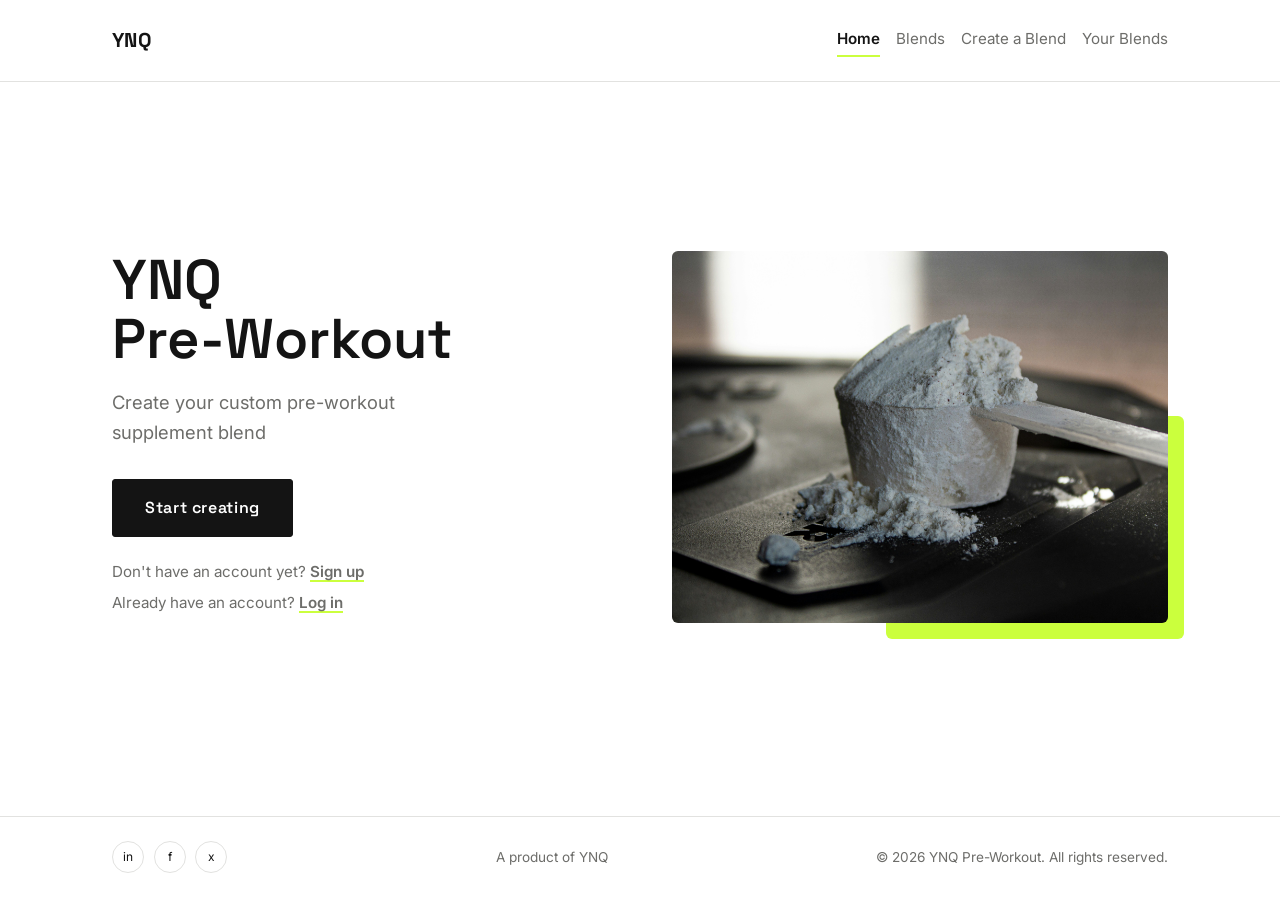
<file: index.html>
<!DOCTYPE html>
<html lang="en">
<head>
	<meta charset="UTF-8">
	<meta name="viewport" content="width=device-width, initial-scale=1.0">
	<title>Index</title>
	<meta http-equiv="refresh" content="0; url=project3/home.html">
</head>
<body>
	<a href="project3/home.html">home.html</a>
	<script src="project3/js/jquery-4.0.0.min.js"></script>
    <script src="project3/js/scripts.js"></script>
</body>
</html>
</file>
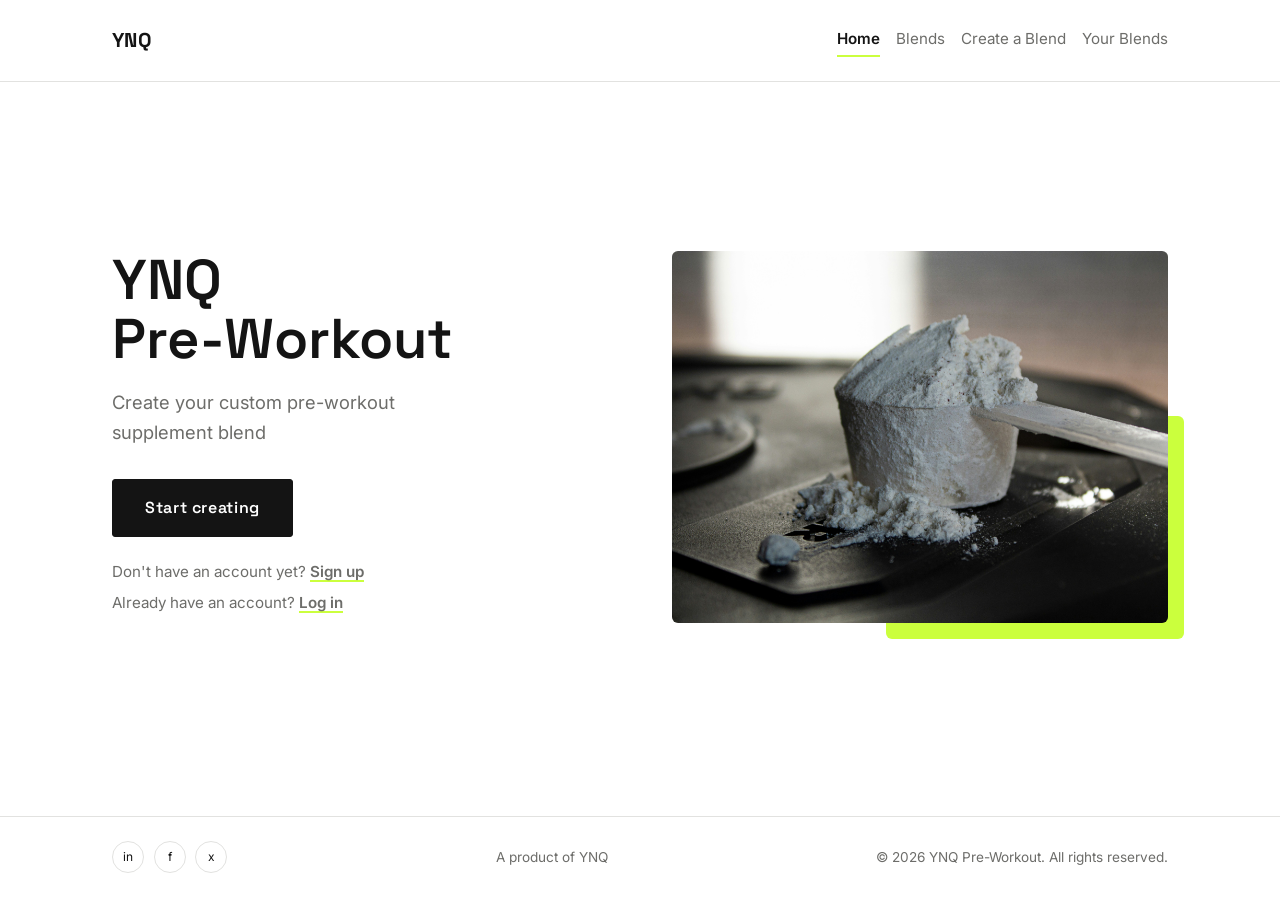
<file: project3/index.html>
<!DOCTYPE html>
<html lang="en">
<head>
	<meta charset="UTF-8">
	<meta name="viewport" content="width=device-width, initial-scale=1.0">
	<title>Home</title>
	<meta http-equiv="refresh" content="0; url=home.html">
</head>
<body>
	<a href="project3/home.html">home.html</a>
	<script src="js/jquery-4.0.0.min.js"></script>
    <script src="js/scripts.js"></script>
</body>
</html>
</file>
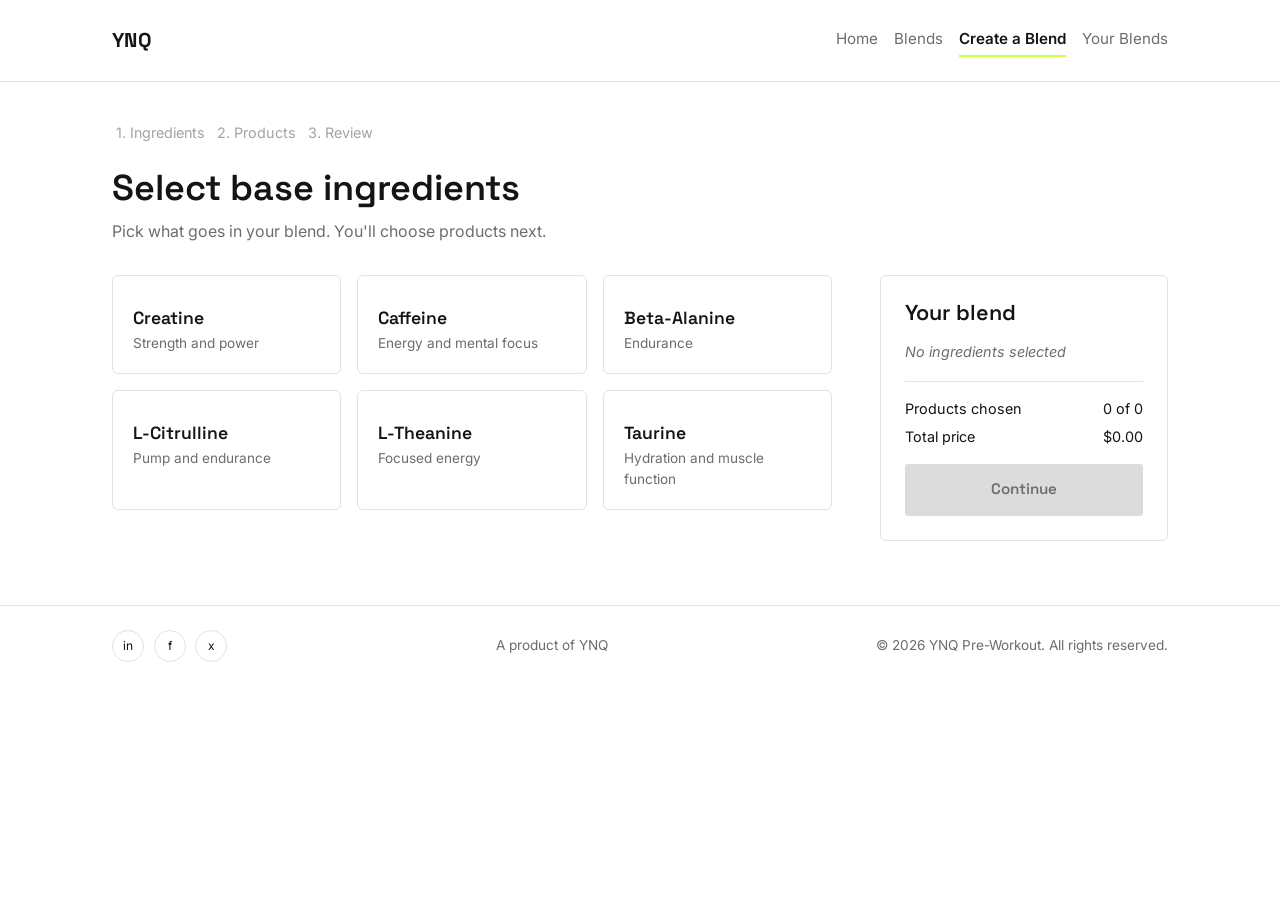
<file: project3/create-ingredients.html>
<!DOCTYPE html>
<html lang="en">
    <head>
        <meta charset="utf-8">
        <meta name="viewport" content="width=device-width, initial-scale=1">
        <title>YNQ - Create a Blend</title>

        <link rel="preconnect" href="https://fonts.googleapis.com">
        <link href="https://fonts.googleapis.com/css2?family=Inter:wght@400;600&family=Space+Grotesk:wght@600;700&display=swap" rel="stylesheet">
        <link rel="stylesheet" href="css/styles.css">
    </head>
    <body>
        
        <header>
            <div class="header-branding">
                <div class="logo">YNQ</div>
                <div class="auth-header" hidden>
                    <p id="auth-account-status" role="status" hidden></p>
                    <button id="logout-button" type="button" hidden>Log out</button>
                </div>
            </div>
            <nav aria-label="Main navigation">
                <a href="home.html">Home</a>
                <a href="list.html">Blends</a>
                <a href="create-ingredients.html" aria-current="page">Create a Blend</a>
                <a href="your-blends.html">Your Blends</a>
            </nav>
        </header>

        <main>
            <nav id="status-bar" aria-label="Create a blend progress">
                <a href="create-ingredients.html" aria-current="page">1. Ingredients</a>
                <a href="create-products.html"                       >2. Products</a>
                <a href="create-review.html"                         >3. Review</a>
            </nav>

            <div class="create-blend-title">
                <h1>Select base ingredients</h1>
                <p>Pick what goes in your blend. You'll choose products next.</p>
            </div>

            <div class="create-layout">
                <h2 class="visually-hidden">Choose ingredients</h2>
                <div class="ingredient-grid">
                    <div class="card">
                        <input class="card-toggle" type="checkbox" id="ing-creatine" name="ingredients" value="Creatine" aria-labelledby="ing-creatine-name">
                        <h3 id="ing-creatine-name">Creatine</h3>
                        <p>Strength and power</p>
                    </div>
                    <div class="card">
                        <input class="card-toggle" type="checkbox" id="ing-caffeine" name="ingredients" value="Caffeine" aria-labelledby="ing-caffeine-name">
                        <h3 id="ing-caffeine-name">Caffeine</h3>
                        <p>Energy and mental focus</p>
                    </div>
                    <div class="card">
                        <input class="card-toggle" type="checkbox" id="ing-beta-alanine" name="ingredients" value="Beta-Alanine" aria-labelledby="ing-beta-alanine-name">
                        <h3 id="ing-beta-alanine-name">Beta-Alanine</h3>
                        <p>Endurance</p>
                    </div>
                    <div class="card">
                        <input class="card-toggle" type="checkbox" id="ing-l-citrulline" name="ingredients" value="L-Citrulline" aria-labelledby="ing-l-citrulline-name">
                        <h3 id="ing-l-citrulline-name">L-Citrulline</h3>
                        <p>Pump and endurance</p>
                    </div>
                    <div class="card">
                        <input class="card-toggle" type="checkbox" id="ing-l-theanine" name="ingredients" value="L-Theanine" aria-labelledby="ing-l-theanine-name">
                        <h3 id="ing-l-theanine-name">L-Theanine</h3>
                        <p>Focused energy</p>
                    </div>
                    <div class="card">
                        <input class="card-toggle" type="checkbox" id="ing-taurine" name="ingredients" value="Taurine" aria-labelledby="ing-taurine-name">
                        <h3 id="ing-taurine-name">Taurine</h3>
                        <p>Hydration and muscle function</p>
                    </div>
                </div>

                <aside class="summary" aria-label="Your blend so far">
                    <h2>Your blend</h2>
                    <ul class="selected-ingredients" aria-live="polite">
                        <li class="empty-note">No ingredients selected</li>
                    </ul>
                    <p id="caffeine-row" hidden><span>Caffeine</span> <span>200 mg</span></p>
                    <p><span>Products chosen</span> <span id="products-chosen">0 of 0</span></p>
                    <p><span>Total price</span> <span id="total-price">$0.00</span></p>
                    <a class="submit is-disabled" href="create-products.html">Continue</a>
                </aside>
            </div> <!-- close create-layout -->
            
        </main>
        
        <footer>
            <div class="socials">
                <a href="#" aria-label="LinkedIn">in</a>
                <a href="#" aria-label="Facebook">f</a>
                <a href="#" aria-label="Twitter">x</a>
            </div>

            <div>
                A product of YNQ
            </div>

            <div>
                © 2026 YNQ Pre-Workout. All rights reserved.
            </div>
        </footer>

        <script src="js/jquery-4.0.0.min.js"></script>
        <script src="js/pocketbase.umd.js"></script>
        <script src="js/scripts.js"></script>
        <script src="js/auth.js"></script>
    </body>
</html>
</file>
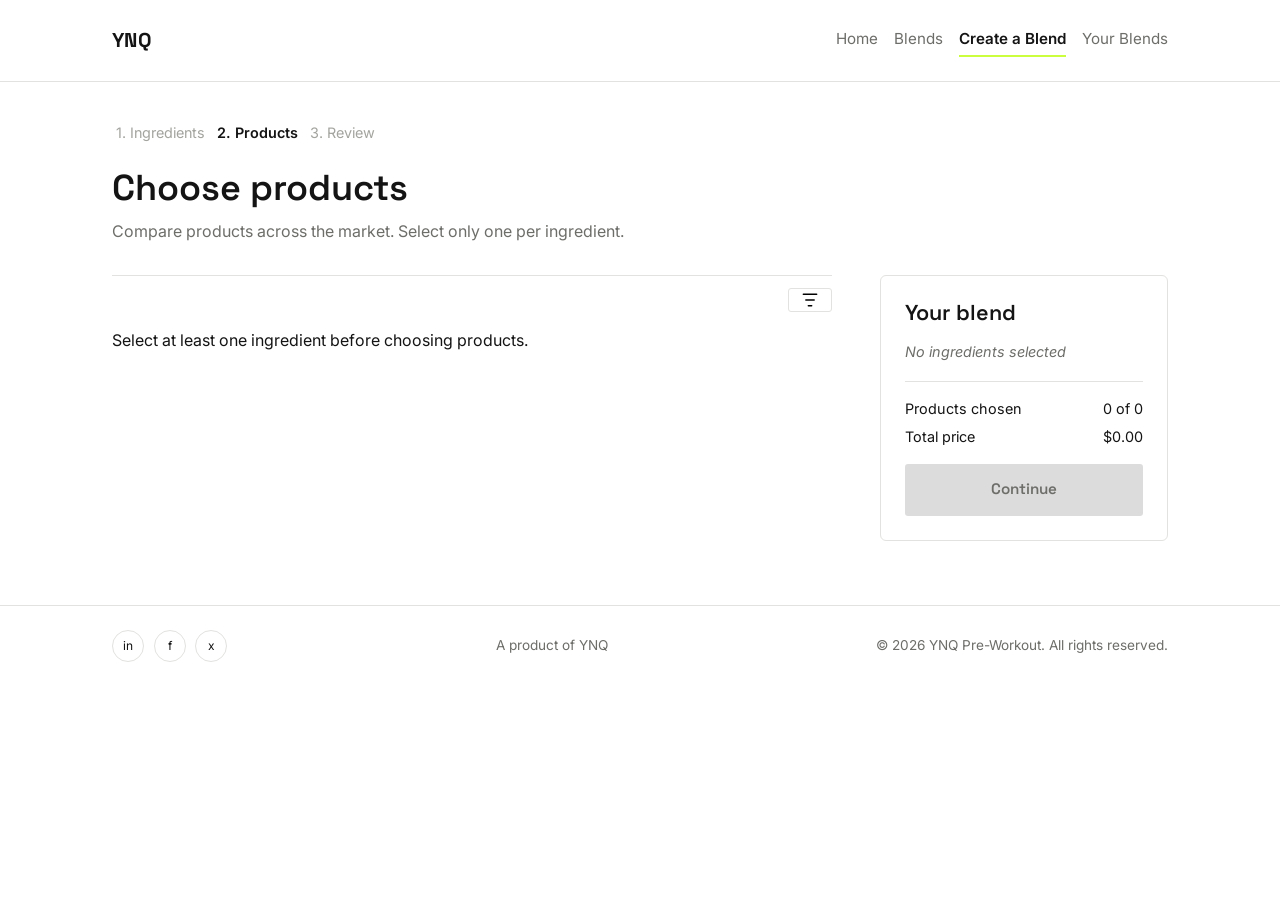
<file: project3/create-products.html>
<!DOCTYPE html>
<html lang="en">
    <head>
        <meta charset="utf-8">
        <meta name="viewport" content="width=device-width, initial-scale=1">
        <title>YNQ - Create a Blend</title>
        <link rel="preconnect" href="https://fonts.googleapis.com">
        <link href="https://fonts.googleapis.com/css2?family=Inter:wght@400;600&family=Space+Grotesk:wght@600;700&display=swap" rel="stylesheet">
        <link rel="stylesheet" href="css/styles.css">
    </head>
    <body>

        <header>
            <div class="header-branding">
                <div class="logo">YNQ</div>
                <div class="auth-header" hidden>
                    <p id="auth-account-status" role="status" hidden></p>
                    <button id="logout-button" type="button" hidden>Log out</button>
                </div>
            </div>
            <nav aria-label="Main navigation">
                <a href="home.html">Home</a>
                <a href="list.html">Blends</a>
                <a href="create-ingredients.html" aria-current="page">Create a Blend</a>
                <a href="your-blends.html">Your Blends</a>
            </nav>
        </header>

        <main>
            <nav id="status-bar" aria-label="Create a blend progress">
                <a href="create-ingredients.html"                 >1. Ingredients</a>
                <a href="create-products.html" aria-current="step">2. Products</a>
                <a href="create-review.html"                      >3. Review</a>
            </nav>

            <div class="create-blend-title">
                <h1>Choose products</h1>
                <p>Compare products across the market. Select only one per ingredient.</p>
            </div>

            <div class="create-layout">
                <div>
                    <div class="product-tabs" data-dynamic="true" role="tablist" aria-label="Ingredient categories"></div>
                    <div class="product-tools">
                        <button id="product-filter-toggle" class="product-filter-toggle" type="button" aria-expanded="false" aria-controls="product-filter-panel" aria-label="Show product filters">
                            <svg viewBox="0 0 24 24" aria-hidden="true" focusable="false">
                                <path d="M4 5h16M7 12h10m-7 7h4" />
                            </svg>
                        </button>
                    </div>
                    <form id="product-filter-panel" class="product-filter-panel" hidden>
                        <fieldset>
                            <legend>Price ($)</legend>
                            <label>Minimum <input id="min-price" type="number" min="0" step="0.01" inputmode="decimal"></label>
                            <label>Maximum <input id="max-price" type="number" min="0" step="0.01" inputmode="decimal"></label>
                        </fieldset>
                        <fieldset>
                            <legend>Net weight (g)</legend>
                            <label>Minimum <input id="min-weight" type="number" min="0" step="any" inputmode="decimal"></label>
                            <label>Maximum <input id="max-weight" type="number" min="0" step="any" inputmode="decimal"></label>
                        </fieldset>
                        <div class="product-filter-actions">
                            <button class="apply-product-filters" type="submit">Apply</button>
                            <button class="clear-product-filters" type="reset">Clear fields</button>
                        </div>
                    </form>
                    <p id="products-loading" aria-live="polite">Loading products...</p>
                    <p id="products-error" role="alert" hidden></p>
                    <div id="product-panels"></div>
                </div>

                <aside class="summary" aria-label="Your blend so far">
                    <h2>Your blend</h2>
                    <ul class="selected-ingredients" aria-live="polite">
                        <li class="empty-note">No ingredients selected</li>
                    </ul>
                    <p id="caffeine-row" hidden>
                        <span>Caffeine</span>
                        <span id="caffeine-content">Not selected</span>
                    </p>
                    <p><span>Products chosen</span> <span id="products-chosen">0 of 0</span></p>
                    <p><span>Total price</span> <span id="total-price">$0.00</span></p>
                    <a class="submit is-disabled" href="create-review.html" aria-disabled="true">Continue</a>
                </aside>
            </div>

        </main>

        <footer>
            <div class="socials">
                <a href="#" aria-label="LinkedIn">in</a>
                <a href="#" aria-label="Facebook">f</a>
                <a href="#" aria-label="Twitter" >x</a>
            </div>

            <div>
                A product of YNQ
            </div>

            <div>
                © 2026 YNQ Pre-Workout. All rights reserved.
            </div>
        </footer>
        
        <script src="js/jquery-4.0.0.min.js"></script>
        <script src="js/pocketbase.umd.js"></script>
        <script src="js/scripts.js"></script>
        <script src="js/create.js"></script>
        <script src="js/auth.js"></script>
    </body>
</html>
</file>
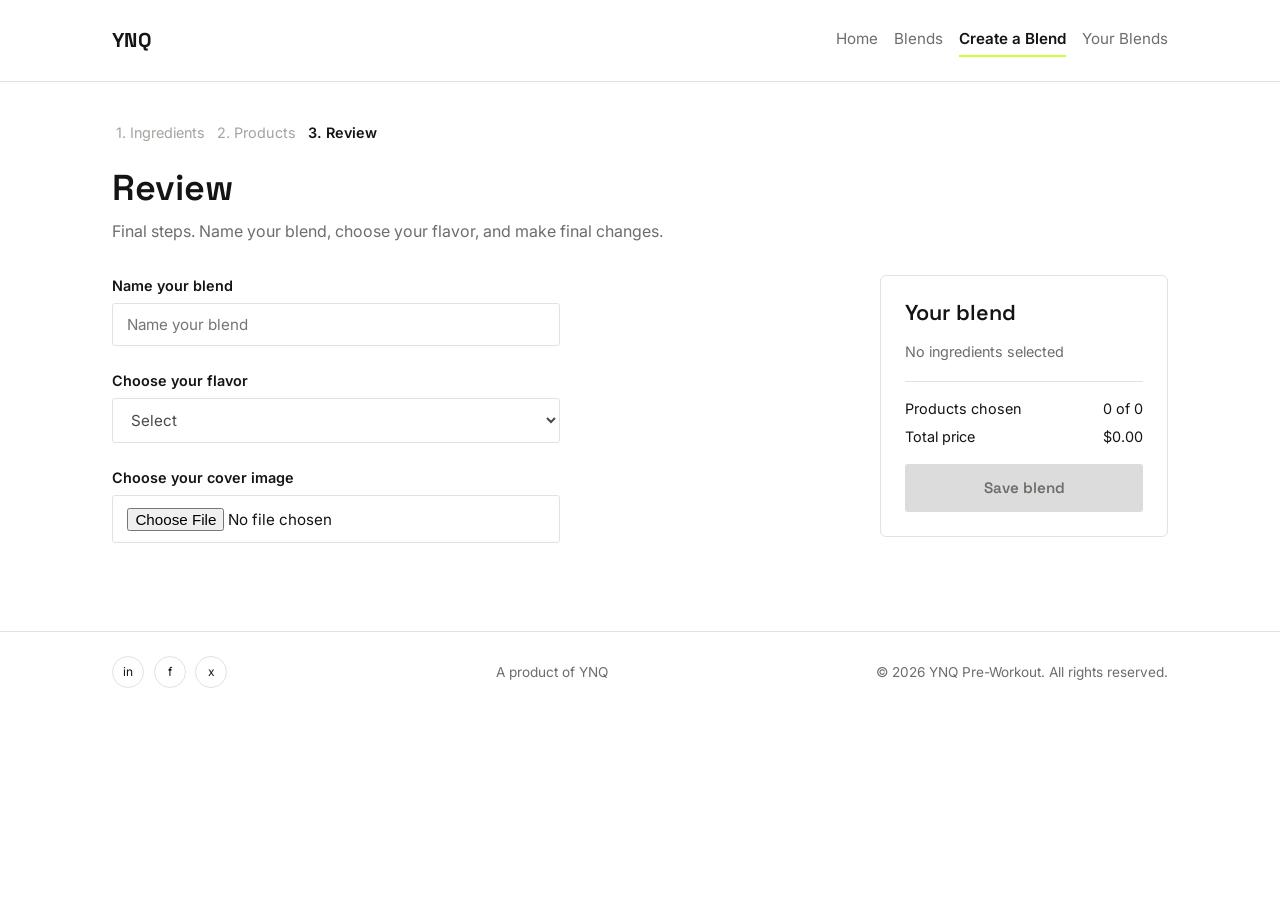
<file: project3/create-review.html>
<!DOCTYPE html>
<html lang="en">
    <head>
        <meta charset="utf-8">
        <meta name="viewport" content="width=device-width, initial-scale=1">
        <title>YNQ - Create a Blend</title>
        <link rel="preconnect" href="https://fonts.googleapis.com">
        <link href="https://fonts.googleapis.com/css2?family=Inter:wght@400;600&family=Space+Grotesk:wght@600;700&display=swap" rel="stylesheet">
        <link rel="stylesheet" href="css/styles.css">
    </head>
    <body>

        <header>
            <div class="header-branding">
                <div class="logo">YNQ</div>
                <div class="auth-header" hidden>
                    <p id="auth-account-status" role="status" hidden></p>
                    <button id="logout-button" type="button" hidden>Log out</button>
                </div>
            </div>
            <nav aria-label="Main navigation">
                <a href="home.html">Home</a>
                <a href="list.html">Blends</a>
                <a href="create-ingredients.html" aria-current="page">Create a Blend</a>
                <a href="your-blends.html">Your Blends</a>
            </nav>
        </header>

        <main>
            <nav id="status-bar" aria-label="Create a blend progress">
                <a href="create-ingredients.html">1. Ingredients</a>
                <a href="create-products.html">2. Products</a>
                <a href="create-review.html" aria-current="step">3. Review</a>
            </nav>

            <div class="create-blend-title">
                <h1>Review</h1>
                <p>Final steps. Name your blend, choose your flavor, and make final changes.</p>
            </div>

            <div class="create-layout">
                <form id="blend-details-form">
                    <div class="form-text">
                        <label for="blend-name">Name your blend</label>
                        <input type="text" id="blend-name" name="blend-name" placeholder="Name your blend" required>
                    </div>
                    <div class="form-text">
                        <label for="blend-flavor">Choose your flavor</label>
                        <select id="blend-flavor" name="blend-flavor" required>
                            <option value="">Select</option>
                            <option value="fruit-punch">Fruit punch</option>
                            <option value="blue-raspberry">Blue raspberry</option>
                            <option value="strawberry">Strawberry</option>
                            <option value="cherry-cola">Cherry cola</option>
                            <option value="unflavored">Unflavored</option>
                        </select>
                    </div>
                    <div class="form-text">
                        <label for="blend-cover">Choose your cover image</label>
                        <input type="file" id="blend-cover" name="blend-cover" accept="image/*">
                    </div>
                    <p id="review-save-error" role="alert" hidden></p>
                </form>

                <aside class="summary" aria-label="Your blend so far">
                    <h2>Your blend</h2>
                    <p id="review-loading" aria-live="polite">Loading your blend...</p>
                    <p id="review-error" role="alert" hidden></p>
                    <ul id="review-ingredients" class="selected-ingredients">
                        <li class="empty-note">No ingredients selected</li>
                    </ul>
                    <p id="review-caffeine-row" hidden>
                        <span>Caffeine</span>
                        <span id="review-caffeine-content">Not selected</span>
                    </p>
                    <p><span>Products chosen</span> <span id="review-products-chosen">0 of 0</span></p>
                    <p><span>Total price</span> <span id="review-total-price">$0.00</span></p>
                    <button class="submit" id="save-blend-button" type="submit" form="blend-details-form" disabled>
                        Save blend
                    </button>
                </aside>
            </div>

        </main>

        <footer>
            <div class="socials">
                <a href="#" aria-label="LinkedIn">in</a>
                <a href="#" aria-label="Facebook">f</a>
                <a href="#" aria-label="Twitter">x</a>
            </div>

            <div>
                A product of YNQ
            </div>

            <div>
                © 2026 YNQ Pre-Workout. All rights reserved.
            </div>
        </footer>
        <script src="js/jquery-4.0.0.min.js"></script>
        <script src="js/pocketbase.umd.js"></script>
        <script src="js/scripts.js"></script>
        <script src="js/review.js"></script>
        <script src="js/auth.js"></script>
    </body>
</html>
</file>
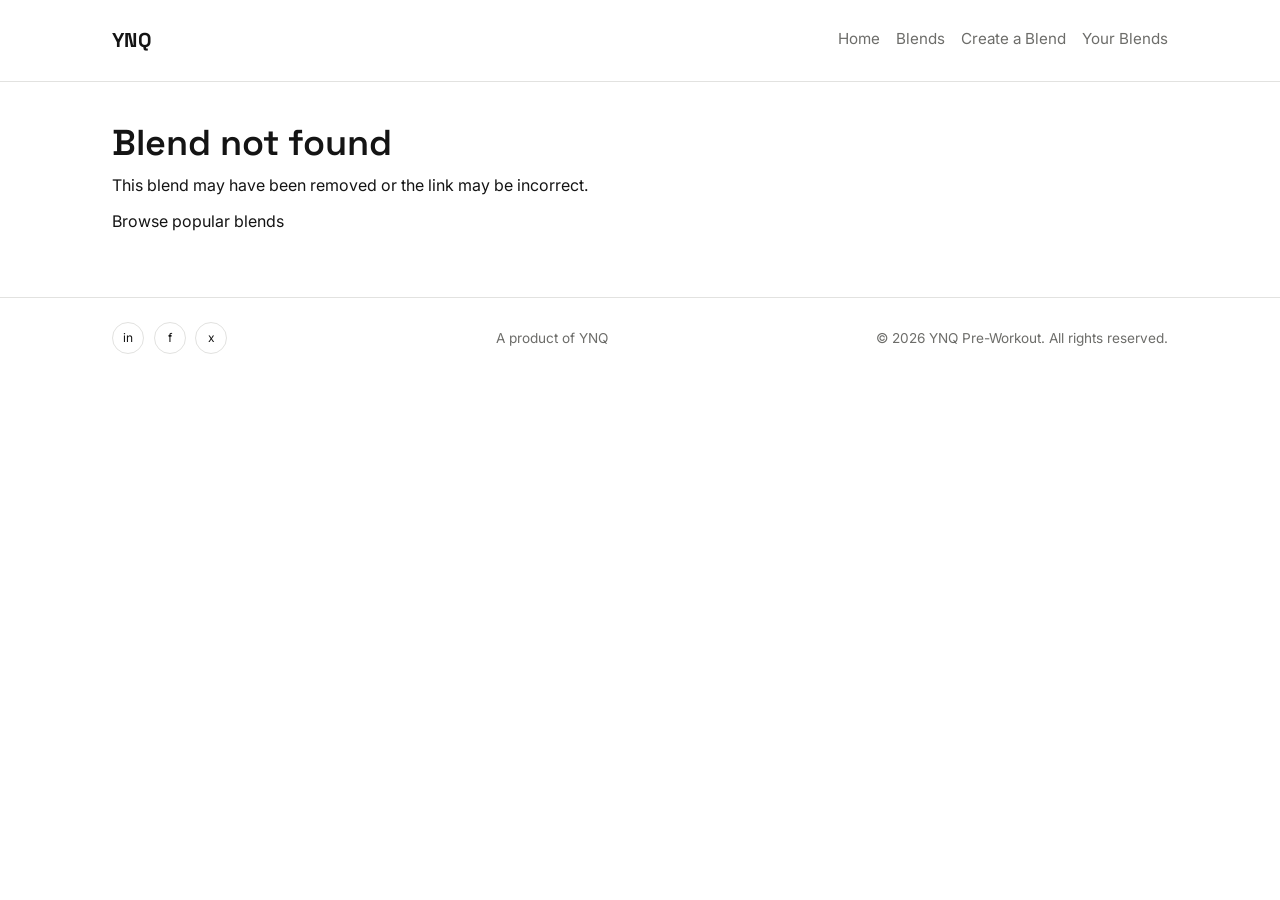
<file: project3/details.html>
<!DOCTYPE html>
<html lang="en">
    <head>
        <meta charset="utf-8">
        <meta name="viewport" content="width=device-width, initial-scale=1">
        <title>YNQ - Blend Details</title>
        <link rel="preconnect" href="https://fonts.googleapis.com">
        <link href="https://fonts.googleapis.com/css2?family=Inter:wght@400;600&family=Space+Grotesk:wght@600;700&display=swap" rel="stylesheet">
        <link rel="stylesheet" href="css/styles.css">
    </head>
    <body>
        
        <header>
            <div class="header-branding">
                <div class="logo">YNQ</div>
                <div class="auth-header" hidden>
                    <p id="auth-account-status" role="status" hidden></p>
                    <button id="logout-button" type="button" hidden>Log out</button>
                </div>
            </div>
            <nav aria-label="Main navigation">
                <a href="home.html">Home</a>
                <a href="list.html">Blends</a>
                <a href="create-ingredients.html">Create a Blend</a>
                <a href="your-blends.html">Your Blends</a>
            </nav>
        </header>

        <main>
            <nav id="item-path" aria-label="Breadcrumb">
                <span>
                    <a href="home.html">Home </a>
                    <a href="list.html">/ Popular Blends </a>
                    <a href="details.html" id="breadcrumb-title" aria-current="page"></a>
                </span>
            </nav>

            <div class="detail-layout">
                <div id="blend-detail-cover-img">
                    <img alt="blend cover image">
                </div>

                <div id="details">
                    <div id="author-info">
                        <img src="img/avatar-1.png" alt="profile picture">
                        <p id="username"></p>
                    </div>

                    <button class="x" type="button" aria-label="Close blend details">x</button>
                    
                    <h1 id="blend-title"></h1>

                    <form id="edit-blend-form" class="edit-blend-form" hidden>
                        <div class="form-text">
                            <label for="edit-blend-title">Blend name</label>
                            <input id="edit-blend-title" name="title" type="text" required>
                        </div>
                        <div class="form-text">
                            <label for="edit-blend-flavor">Flavor</label>
                            <select id="edit-blend-flavor" name="flavor" required>
                                <option value="Fruit punch">Fruit punch</option>
                                <option value="Blue raspberry">Blue raspberry</option>
                                <option value="Strawberry">Strawberry</option>
                                <option value="Cherry cola">Cherry cola</option>
                                <option value="Unflavored">Unflavored</option>
                            </select>
                        </div>
                        <p id="edit-blend-error" role="alert" hidden></p>
                        <button type="submit" id="save-blend-changes">Save changes</button>
                        <button type="button" id="cancel-blend-edit">Cancel</button>
                    </form>

                    <div id="ingredients">
                        <p><strong>Ingredients:</strong></p>
                        <p id="blend-ingredients"></p>
                    </div>

                    <div id="blend-flavor-row" hidden>
                        <p><strong>Flavor:</strong> <span id="blend-flavor"></span></p>
                    </div>

                    <div id="blend-products-section" hidden>
                        <p><strong>Products:</strong></p>
                        <ul id="blend-products"></ul>
                    </div>

                    <div id="nutrition">
                        <p><strong>Nutrition info:</strong></p>
                        <ul>
                            <li>Calories: <span id="nutrition-calories"></span></li>
                            <li>Caffeine: <span id="nutrition-caffeine"></span></li>
                            <li>Carbs: <span id="nutrition-carbs"></span></li>
                        </ul>
                    </div>
                </div> <!-- close blend-details -->
            </div> <!-- close detail-layout -->

            <div id="actions">
                <button class="like-button" type="button" aria-label="Like blend" aria-pressed="false">
                    <svg aria-hidden="true" viewBox="0 0 24 24" focusable="false">
                        <path d="M20.8 4.6a5.5 5.5 0 0 0-7.8 0L12 5.7l-1.1-1.1a5.5 5.5 0 0 0-7.8 7.8l1.1 1.1L12 21l7.8-7.5 1.1-1.1a5.5 5.5 0 0 0-.1-7.8Z"></path>
                    </svg>
                </button>
                <button class="comment-button" type="button" aria-label="Add a comment">
                    <svg aria-hidden="true" viewBox="0 0 24 24" focusable="false">
                        <path d="M12 3.5c-5.2 0-9.5 3.4-9.5 7.7 0 2.4 1.4 4.5 3.7 5.9l-.9 3.4 4.2-2c.8.2 1.6.3 2.5.3 5.2 0 9.5-3.4 9.5-7.7S17.2 3.5 12 3.5Z"></path>
                        <circle cx="7.5" cy="11.2" r="1"></circle>
                        <circle cx="12" cy="11.2" r="1"></circle>
                        <circle cx="16.5" cy="11.2" r="1"></circle>
                    </svg>
                </button>
                <button class="edit-button" id="edit-blend-button" type="button"
                        aria-label="Edit blend" title="Edit blend" hidden>
                    <svg aria-hidden="true" viewBox="0 0 24 24" focusable="false">
                        <path d="m14 5 5 5M4 20l4.5-1 11-11a2.1 2.1 0 0 0-3-3l-11 11L4 20Z"></path>
                    </svg>
                </button>
                <button class="delete-button" id="delete-blend-button" type="button"
                        aria-label="Delete blend" title="Delete blend" hidden>
                    <svg aria-hidden="true" viewBox="0 0 24 24" focusable="false">
                        <path d="M4 7h16M10 11v6m4-6v6M5 7l1 14h12l1-14M9 7V4h6v3"></path>
                    </svg>
                </button>
            </div>
            <p id="delete-blend-error" role="alert" hidden></p>

            <div id="comment-section">
                <h2>Add a comment:</h2>
                <form id="comment-form">
                    <label class="visually-hidden" for="comment">Add a comment</label>
                    <input type="text" id="comment" name="comment" placeholder="Type Here..." required>
                    <button type="submit">Post comment</button>
                </form>
                <ul id="comments" aria-live="polite"></ul>
            </div>

            <section id="blend-missing" hidden>
                <h1>Blend not found</h1>
                <p>This blend may have been removed or the link may be incorrect.</p>
                <a href="list.html">Browse popular blends</a>
            </section>
        </main>
        
        <footer>
            <div class="socials">
                <a href="#" aria-label="LinkedIn">in</a>
                <a href="#" aria-label="Facebook">f</a>
                <a href="#" aria-label="Twitter">x</a>
            </div>

            <div>
                A product of YNQ
            </div>

            <div>
                © 2026 YNQ Pre-Workout. All rights reserved.
            </div>
        </footer>

        <script src="js/jquery-4.0.0.min.js"></script>
        <script src="js/pocketbase.umd.js"></script>
        <script src="js/details.js"></script>
        <script src="js/auth.js"></script>
    </body>
</html>
</file>
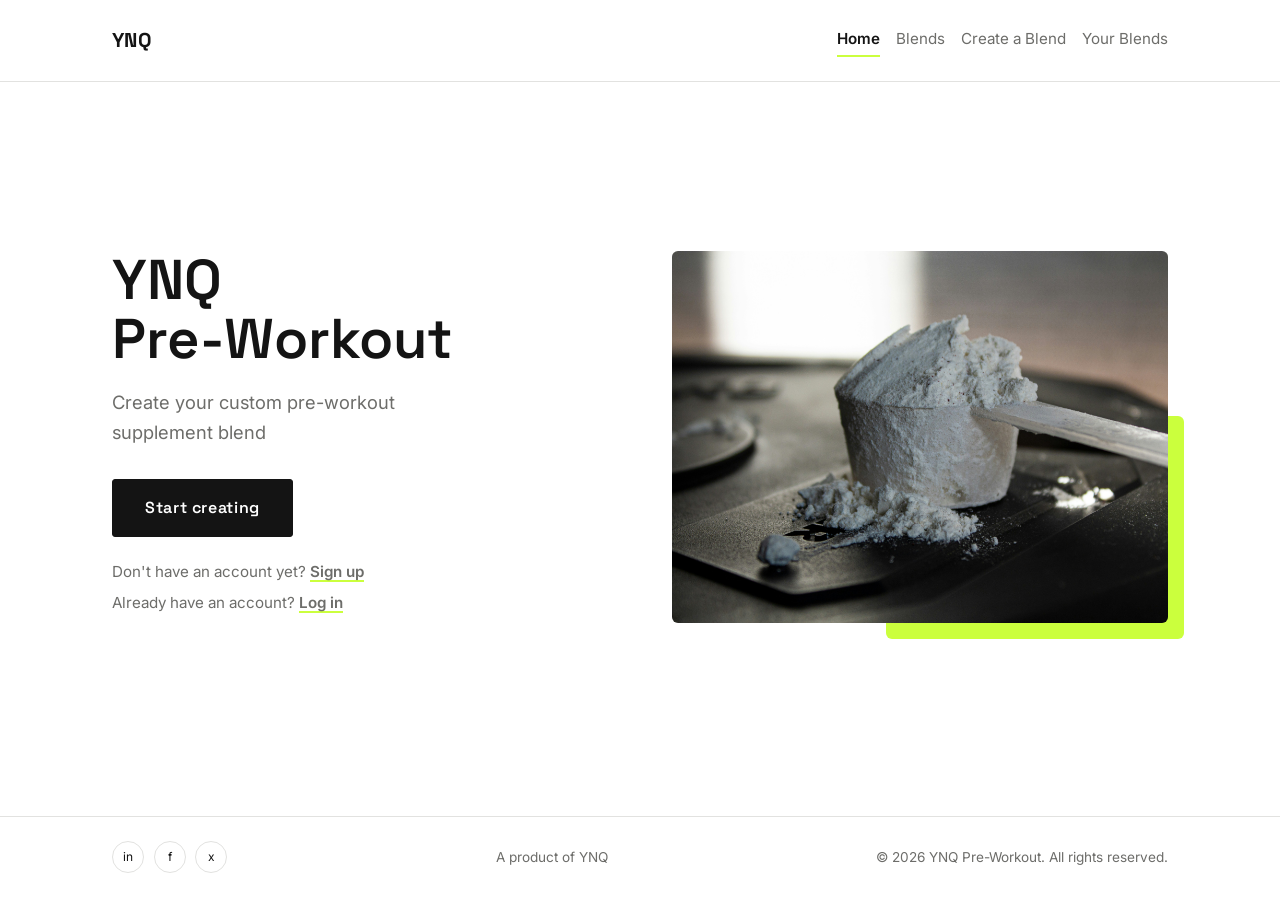
<file: project3/home.html>
<!DOCTYPE html>
<html lang="en">
    <head>
        <meta charset="utf-8">
        <meta name="viewport" content="width=device-width, initial-scale=1">
        <title>YNQ Pre-Workout</title>

        <link rel="preconnect" href="https://fonts.googleapis.com">
        <link rel="preconnect" href="https://fonts.gstatic.com" crossorigin>
        <link href="https://fonts.googleapis.com/css2?family=Inter:wght@400;600&family=Space+Grotesk:wght@600;700&display=swap" rel="stylesheet">
        <link rel="stylesheet" href="css/styles.css">
    </head>
    <body>

        <header>
            <div class="header-branding">
                <div class="logo">YNQ</div>
                <div class="auth-header" hidden>
                    <p id="auth-account-status" role="status" hidden></p>
                    <button id="logout-button" type="button" hidden>Log out</button>
                </div>
            </div>
            <nav aria-label="Main navigation">
                <a href="home.html" aria-current="page">Home</a>
                <a href="list.html">Blends</a>
                <a href="create-ingredients.html">Create a Blend</a>
                <a href="your-blends.html">Your Blends</a>
            </nav>
        </header>

        <main>
            <section class="hero">
                <div class="hero-copy">
                    <h1>YNQ Pre&#8209;Workout</h1>
                    <p class="subhead">Create your custom pre-workout supplement blend</p>

                    <div class="actions">
                        <a class="btn btn-primary" href="create-ingredients.html">Start creating</a>
                        
                    </div>
                    <p class="account-links">
                        Don't have an account yet?
                        <a class="text-link" id="sign-up-link" href="#">Sign up</a>
                    </p>

                    <p class="account-links">
                        Already have an account?
                        <a class="text-link" id="log-in-link" href="#">Log in</a>
                    </p>
                </div>

                <div class="hero-image">
                    <img src="img/main.jpg" alt="A scoop of pre-workout powder on a dark surface">
                </div>
            </section>
        </main>

        <footer>
            <div class="socials">
                <a href="#" aria-label="LinkedIn">in</a>
                <a href="#" aria-label="Facebook">f</a>
                <a href="#" aria-label="Twitter">x</a>
            </div>

            <div>A product of YNQ</div>

            <div>© 2026 YNQ Pre-Workout. All rights reserved.</div>
        </footer>

        <script src="js/jquery-4.0.0.min.js"></script>
        <script src="js/scripts.js"></script>
        <script src="js/pocketbase.umd.js"></script>
        <script src="js/auth.js"></script>
    </body>
</html>
</file>
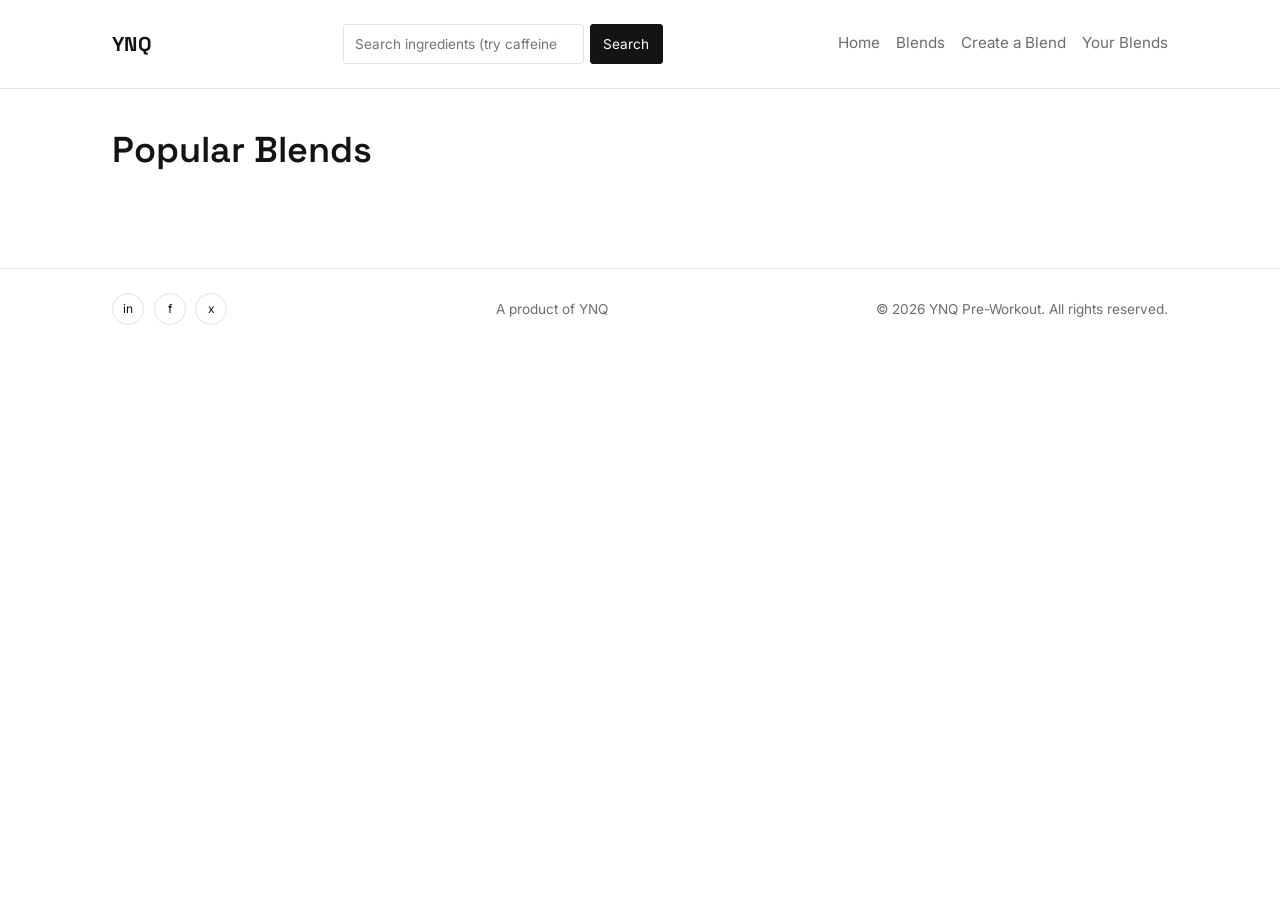
<file: project3/list.html>
<!DOCTYPE html>
<html lang="en">
    <head>
        <meta charset="utf-8">
        <meta name="viewport" content="width=device-width, initial-scale=1">
        <title>YNQ - Popular Blends</title>

        <link rel="preconnect" href="https://fonts.googleapis.com">
        <link href="https://fonts.googleapis.com/css2?family=Inter:wght@400;600&family=Space+Grotesk:wght@600;700&display=swap" rel="stylesheet">
        <link rel="stylesheet" href="css/styles.css">
    </head>
    <body>
        
        <header>
            <div class="header-branding">
                <div class="logo">YNQ</div>
                <div class="auth-header" hidden>
                    <p id="auth-account-status" role="status" hidden></p>
                    <button id="logout-button" type="button" hidden>Log out</button>
                </div>
            </div>
            <form class="site-search" action="list.html" method="get">
                <label class="visually-hidden" for="site-search-input">Search ingredients</label>
                <input id="site-search-input" type="search" name="q" placeholder="Search ingredients (try caffeine)" required>
                <button type="submit">Search</button>
            </form>
            <nav aria-label="Main navigation">
                <a href="home.html">Home</a>
                <a href="list.html">Blends</a>
                <a href="create-ingredients.html">Create a Blend</a>
                <a href="your-blends.html">Your Blends</a>
            </nav>
        </header>

        <main>
            
            <h1 class="page-title">Popular Blends</h1>

            <!-- js message shown when page is opened from the search box -->
            <p id="search-summary" class="search-summary" hidden>
                Showing blends with "<span class="search-term"></span>".
                <a class="card-link" href="list.html">Show all blends</a>
            </p>

            <!-- js message shown when no results are found -->
            <section id="search-none" hidden>
                <h2>No blends match "<span class="search-term"></span>"</h2>
                <p>Sorry, we couldn't find anything that matches. Check your spelling or try a different word, like "caffeine".</p>
                <a class="card-link" href="list.html">Show all blends</a>
            </section>

            <div class="blend-grid">
                
            </div> <!-- close product-grid -->

        </main>
        
        <footer>
            <div class="socials">
                <a href="#" aria-label="LinkedIn">in</a>
                <a href="#" aria-label="Facebook">f</a>
                <a href="#" aria-label="Twitter">x</a>
            </div>

            <div>
                A product of YNQ
            </div>

            <div>
                © 2026 YNQ Pre-Workout. All rights reserved.
            </div>
        </footer>

        <script src="js/jquery-4.0.0.min.js"></script>
        <script src="js/pocketbase.umd.js"></script>
        <script src="js/auth.js"></script>
        <script src="js/list.js"></script>
    </body>
</html>
</file>
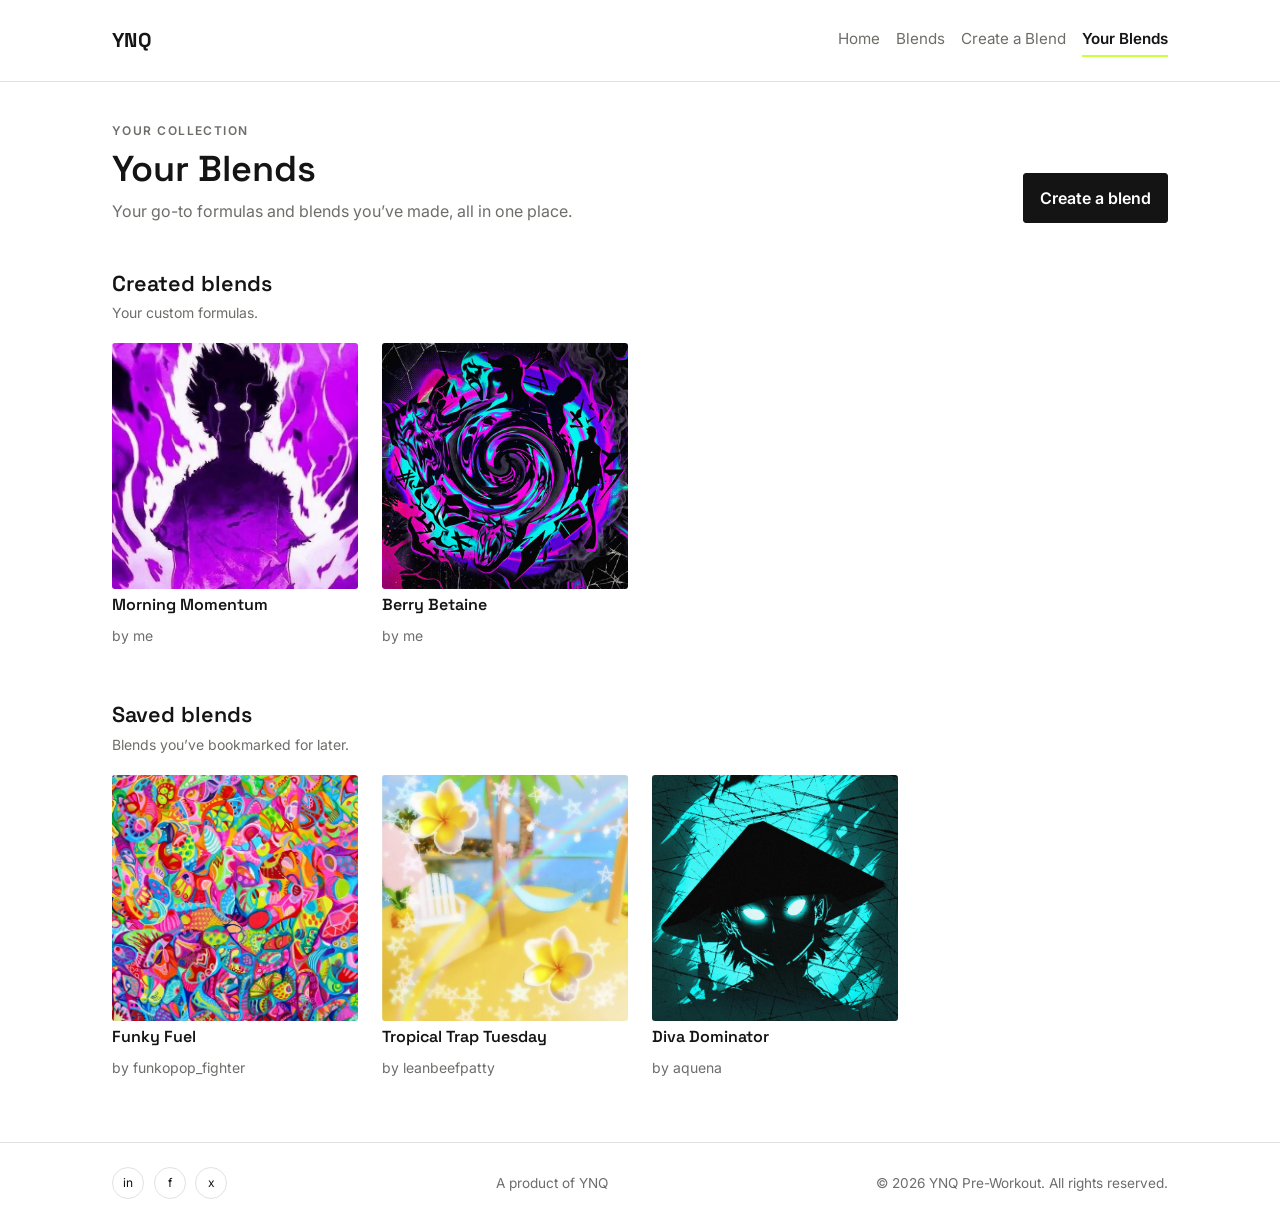
<file: project3/your-blends.html>
<!DOCTYPE html>
<html lang="en">
    <head>
        <meta charset="utf-8">
        <meta name="viewport" content="width=device-width, initial-scale=1">
        <title>YNQ - Your Blends</title>

        <link rel="preconnect" href="https://fonts.googleapis.com">
        <link href="https://fonts.googleapis.com/css2?family=Inter:wght@400;600&family=Space+Grotesk:wght@600;700&display=swap" rel="stylesheet">
        <link rel="stylesheet" href="css/styles.css">
    </head>
    <body>
        <header>
            <div class="header-branding">
                <div class="logo">YNQ</div>
                <div class="auth-header" hidden>
                    <p id="auth-account-status" role="status" hidden></p>
                    <button id="logout-button" type="button" hidden>Log out</button>
                </div>
            </div>
            <nav aria-label="Main navigation">
                <a href="home.html">Home</a>
                <a href="list.html">Blends</a>
                <a href="create-ingredients.html">Create a Blend</a>
                <a href="your-blends.html" aria-current="page">Your Blends</a>
            </nav>
        </header>

        <main class="your-blends-page">
            <div class="your-blends-intro">
                <div>
                    <p class="eyebrow">YOUR COLLECTION</p>
                    <h1 class="page-title">Your Blends</h1>
                    <p class="your-blends-description">Your go-to formulas and blends you’ve made, all in one place.</p>
                </div>
                <a class="your-blends-create" href="create-ingredients.html">Create a blend</a>
            </div>

            <section class="blend-section" aria-labelledby="created-blends-title">
                <div class="blend-section-heading">
                    <div>
                        <h2 id="created-blends-title">Created blends</h2>
                        <p>Your custom formulas.</p>
                    </div>
                </div>
                <div class="blend-grid your-blends-grid">
                    <article class="card" data-ingredients="Caffeine, creatine, L-citrulline"
                        data-calories="10" data-caffeine="200 mg" data-carbs="2 g" data-protein="0 g">
                        <a href="details.html?blend=morning-momentum">
                            <img class="card-img" src="img/blend-cover-5.jpg" alt="Colorful cover art for Morning Momentum">
                            <p class="card-title">Morning Momentum</p>
                        </a>
                        <p class="blend-card-meta">by me</p>
                    </article>
                    <article class="card" data-ingredients="Caffeine, beta-alanine, taurine"
                        data-calories="10" data-caffeine="180 mg" data-carbs="2 g" data-protein="0 g">
                        <a href="details.html?blend=berry-betaine">
                            <img class="card-img" src="img/blend-cover-6.jpg" alt="Colorful cover art for Berry Lift">
                            <p class="card-title">Berry Betaine</p>
                        </a>
                        <p class="blend-card-meta">by me</p>
                    </article>
                </div>
            </section>

            <section class="blend-section" aria-labelledby="saved-blends-title">
                <div class="blend-section-heading">
                    <div>
                        <h2 id="saved-blends-title">Saved blends</h2>
                        <p>Blends you’ve bookmarked for later.</p>
                    </div>
                </div>
                <div class="blend-grid your-blends-grid">
                    <article class="card" data-ingredients="Caffeine, creatine, beta-alanine, L-citrulline, L-theanine, taurine, vitamin B6"
                        data-calories="10" data-caffeine="200 mg" data-carbs="2 g" data-protein="0 g">
                        <a href="details.html?blend=funky-fuel">
                            <img class="card-img" src="img/blend-cover-1.jpg" alt="Colorful cover art for Funky Fuel">
                            <p class="card-title">Funky Fuel</p>
                        </a>
                        <p class="blend-card-meta">by funkopop_fighter</p>
                    </article>
                    <article class="card" data-ingredients="Caffeine, creatine, taurine"
                        data-calories="15" data-caffeine="150 mg" data-carbs="3 g" data-protein="0 g">
                        <a href="details.html?blend=tropical-trap-tuesday">
                            <img class="card-img" src="img/blend-cover-2.jpg" alt="Colorful cover art for Tropical Trap Tuesday">
                            <p class="card-title">Tropical Trap Tuesday</p>
                        </a>
                        <p class="blend-card-meta">by leanbeefpatty</p>
                    </article>
                    <article class="card" data-ingredients="Caffeine, taurine, L-citrulline, L-theanine"
                        data-calories="10" data-caffeine="180 mg" data-carbs="2 g" data-protein="0 g">
                        <a href="details.html?blend=diva-dominator">
                            <img class="card-img" src="img/blend-cover-4.jpg" alt="Colorful cover art for Diva Dominator">
                            <p class="card-title">Diva Dominator</p>
                        </a>
                        <p class="blend-card-meta">by aquena</p>
                    </article>
                </div>
            </section>

        </main>

        <footer>
            <div class="socials">
                <a href="#" aria-label="LinkedIn">in</a>
                <a href="#" aria-label="Facebook">f</a>
                <a href="#" aria-label="Twitter">x</a>
            </div>
            <div>A product of YNQ</div>
            <div>© 2026 YNQ Pre-Workout. All rights reserved.</div>
        </footer>

        <script src="js/jquery-4.0.0.min.js"></script>
        <script src="js/pocketbase.umd.js"></script>
        <script src="js/scripts.js"></script>
        <script src="js/auth.js"></script>
    </body>
</html>
</file>
<file: project3/css/styles.css>
:root {
    --bg: #ffffff;
    --surface: #f2f2f0;
    --surface-strong: #dcdcdc;
    --border: #e2e2e0;
    --ink: #141414;
    --ink-soft: #6d6d6a;
    --ink-faint: #a3a39f;
    --accent: #cbff3d;
    --accent-ink: #141414;
    --radius-sm: 3px;
    --radius-md: 6px;
    --gap: 1.5rem;
    --page-max: 72rem;
    --gutter: max(3rem, calc((100% - var(--page-max)) / 2 + 3rem));
    --font-display: "Space Grotesk", "Segoe UI", sans-serif;
    --font-body: "Inter", "Segoe UI", sans-serif;
}

/* reset */
* {
    box-sizing: border-box;
}

html {
    font-size: 16px;
    -webkit-text-size-adjust: 100%;
}

body {
    margin: 0;
    font-family: var(--font-body);
    color: var(--ink);
    background: var(--bg);
    line-height: 1.5;
}

h1, h2, h3 {
    font-family: var(--font-display);
    font-weight: 600;
    line-height: 1.2;
    margin: 0 0 0.5rem;
}

h1{
    font-size: 2.25rem;
}

h2{
    font-size: 1.35rem;
}

h3{
    font-size: 1.1rem;
}

p {
    margin: 0 0 0.75rem;
    color: var(--ink);
}

a {
    color: inherit;
    text-decoration: none;
}

img {
    max-width: 100%;
    height: auto;
    display: block;
}

ul {
    margin: 0;
    padding: 0;
    list-style: none;
}

header {
    display: flex;
    align-items: center;
    justify-content: space-between;
    flex-wrap: nowrap;
    padding: 1.5rem var(--gutter);
    gap: 2rem;
    border-bottom: 1px solid var(--border);
}

header .logo {
    font-family: var(--font-display);
    font-weight: 700;
    font-size: 1.25rem;
    letter-spacing: 0.02em;
    margin-right: 0;
}

.header-branding {
    display: flex;
    align-items: center;
    gap: 1rem;
    flex: 0 0 auto;
}

header nav {
    display: flex;
    align-items: center;
    gap: 1rem;
    flex-wrap: nowrap;
}

header nav a {
    font-size: 0.95rem;
    color: var(--ink-soft);
    padding: 0.25rem 0;
    border-bottom: 2px solid transparent;
    transition: color 0.15s ease, border-color 0.15s ease;
}

header nav a:hover,
header nav a:focus-visible {
    color: var(--ink);
    border-color: var(--accent);
}

header nav a[aria-current="page"] {
    color: var(--ink);
    font-weight: 600;
    border-bottom-color: var(--accent);
}

.site-search {
    display: flex;
    align-items: center;
    gap: 0.35rem;
    flex: 0 0 auto;
    width: 20rem;
    max-width: 100%;
    margin-left: 1rem;
}

.site-search input {
    min-width: 0;
    width: 100%;
    border: 1px solid var(--border);
    border-radius: var(--radius-sm);
    padding: 0.55rem 0.7rem;
    font: inherit;
    font-size: 0.85rem;
}

.site-search button {
  border: 1px solid var(--ink);
  border-radius: var(--radius-sm);
  padding: 0.55rem 0.8rem;
  background: var(--ink);
  color: var(--bg);
  font: inherit;
  font-size: 0.85rem;
}

.site-search button:hover,
.site-search button:focus-visible {
  background: var(--accent);
  color: var(--accent-ink);
}

footer {
  display: flex;
  align-items: center;
  justify-content: space-between;
  flex-wrap: wrap;
  gap: 1rem;
  padding: 1.5rem var(--gutter);
  border-top: 1px solid var(--border);
  color: var(--ink-soft);
  font-size: 0.85rem;
}

footer .socials {
  display: flex;
  gap: 0.6rem;
}

footer .socials a {
  display: inline-flex;
  align-items: center;
  justify-content: center;
  width: 2rem;
  height: 2rem;
  border: 1px solid var(--border);
  border-radius: 50%;
  font-size: 0.75rem;
  color: var(--ink);
}

footer .socials a:hover,
footer .socials a:focus-visible {
  background: var(--surface);
}

main {
  max-width: var(--page-max);
  margin: 0 auto;
  padding: 2.5rem 3rem 4rem;
}

.visually-hidden {
  position: absolute;
  width: 1px;
  height: 1px;
  overflow: hidden;
  clip: rect(0 0 0 0);
  white-space: nowrap;
}

/* home page */

/* home page */

.hero {
    display: grid;
    grid-template-columns: 1fr 1fr;
    gap: 4rem;
    align-items: center;
    min-height: 70vh;
    padding: 3rem 0;
}

.hero-copy {
    max-width: 32rem;
}

.hero-copy h1 {
    font-size: 3.5rem;
    line-height: 1.05;
    max-width: 12ch;
    margin-bottom: 1.25rem;
}

.hero-copy .subhead {
    font-size: 1.15rem;
    line-height: 1.6;
    color: var(--ink-soft);
    max-width: 30ch;
    margin-bottom: 2rem;
}

.hero-copy .actions {
    display: flex;
    flex-wrap: wrap;
    gap: 0.75rem;
    margin-bottom: 1.5rem;
}

.hero-copy .account-links {
    margin: 0;
    font-size: 0.95rem;
    color: var(--ink-soft);
    padding-bottom: 0.5rem;
}

.text-link {
    font-weight: 600;
    text-decoration: underline;
    text-decoration-color: var(--accent);
    text-decoration-thickness: 2px;
    text-underline-offset: 3px;
}

.text-link:hover,
.text-link:focus-visible {
    text-decoration-color: var(--ink);
}

#logout-button {
    border: 0;
    border-left: 1px solid var(--border);
    border-radius: 0;
    padding: 0.15rem 0 0.15rem 0.65rem;
    background: transparent;
    color: var(--ink-soft);
    font: inherit;
    font-size: 0.8rem;
    cursor: pointer;
}

.auth-header {
    display: flex;
    align-items: center;
    gap: 0.6rem;
    flex: 0 0 auto;
    padding: 0.35rem 0.65rem;
    border: 1px solid var(--border);
    border-radius: 999px;
    background: var(--surface);
}

#auth-account-status {
    margin: 0;
    color: var(--ink-soft);
    font-size: 0.85rem;
    white-space: nowrap;
}

#auth-account-status::before {
    display: inline-block;
    width: 0.45rem;
    height: 0.45rem;
    margin-right: 0.4rem;
    border-radius: 50%;
    background: #5b8c2a;
    content: "";
    vertical-align: 0.05rem;
}

#logout-button {
    padding-left: 0.6rem;
}

#logout-button:hover,
#logout-button:focus-visible {
    background: transparent;
    color: var(--ink);
    text-decoration: underline;
    text-underline-offset: 3px;
}

/* buttons */

.btn {
    display: inline-flex;
    align-items: center;
    justify-content: center;
    border: 1px solid var(--ink);
    border-radius: var(--radius-sm);
    padding: 1rem 2rem;
    font-family: var(--font-display);
    font-weight: 600;
    letter-spacing: 0.04em;
    font-size: 1rem;
    cursor: pointer;
    transition: background 0.15s ease, color 0.15s ease, border-color 0.15s ease;
}

.btn:focus-visible {
    outline: 2px solid var(--ink);
    outline-offset: 3px;
}

.btn-primary {
    background: var(--ink);
    color: var(--bg);
}

.btn-primary:hover,
.btn-primary:focus-visible {
    background: var(--accent);
    border-color: var(--ink);
    color: var(--accent-ink);
}

.btn-secondary {
    background: transparent;
    color: var(--ink);
}

.btn-secondary:hover,
.btn-secondary:focus-visible {
    background: var(--surface);
}

/* hero image: lime block offset behind the photo */

.hero-image {
    position: relative;
    aspect-ratio: 4 / 3;
}

.hero-image::before {
    content: "";
    position: absolute;
    right: -1rem;
    bottom: -1rem;
    width: 60%;
    height: 60%;
    background: var(--accent);
    border-radius: var(--radius-md);
}

.hero-image img {
    position: relative;
    width: 100%;
    height: 100%;
    object-fit: cover;
    border-radius: var(--radius-md);
}

/* list view */

.page-title {
  margin-bottom: 2rem;
}

.blend-grid {
  display: grid;
  grid-template-columns: repeat(auto-fill, minmax(15rem, 1fr));
  gap: var(--gap);
}

.blend-grid .card {
  display: flex;
  flex-direction: column;
  gap: 0.5rem;
}

.card-img {
  aspect-ratio: 1 / 1;
  width: 100%;
  object-fit: cover;
  background: var(--surface-strong);
  border-radius: var(--radius-sm);
}

.card-title {
  font-family: var(--font-display);
  font-weight: 600;
  font-size: 1rem;
  margin: 0.25rem 0 0;
}

.card-author {
  font-size: 0.85rem;
  color: var(--ink-soft);
}

.card-author:hover,
.card-author:focus-visible {
  color: var(--ink);
  text-decoration: underline;
}

/* your blends page */
.your-blends-intro {
  display: flex;
  align-items: flex-end;
  justify-content: space-between;
  gap: 1.5rem;
  margin-bottom: 3rem;
}

.your-blends-intro .page-title {
  margin-bottom: 0.5rem;
}

.eyebrow {
  margin-bottom: 0.5rem;
  color: var(--ink-soft);
  font-size: 0.75rem;
  font-weight: 600;
  letter-spacing: 0.12em;
}

.your-blends-description {
  margin-bottom: 0;
  color: var(--ink-soft);
}

.your-blends-create {
  flex: 0 0 auto;
  border: 1px solid var(--ink);
  border-radius: var(--radius-sm);
  padding: 0.75rem 1rem;
  background: var(--ink);
  color: var(--bg);
  font-weight: 600;
  transition: background 0.15s ease, color 0.15s ease;
}

.your-blends-create:hover,
.your-blends-create:focus-visible {
  background: var(--accent);
  color: var(--accent-ink);
}

.blend-section + .blend-section {
  margin-top: 3.5rem;
}

.blend-section-heading {
  display: flex;
  align-items: center;
  justify-content: space-between;
  gap: 1rem;
  margin-bottom: 1.25rem;
}

.blend-section-heading h2 {
  margin-bottom: 0.35rem;
}

.blend-section-heading p,
.blend-card-meta {
  margin-bottom: 0;
  color: var(--ink-soft);
  font-size: 0.875rem;
}

.your-blends-grid .card > a {
  display: block;
}

.your-blends-grid .card > a:focus-visible {
  outline: 2px solid var(--ink);
  outline-offset: 4px;
}

/* blend details */

#item-path {
  display: block;
  margin-bottom: 1.5rem;
  font-size: 0.85rem;
  color: var(--ink-soft);
}

#item-path a:hover,
#item-path a:focus-visible {
  color: var(--ink);
}

.detail-layout {
  display: grid;
  grid-template-columns: 1.4fr 1fr;
  gap: 3rem;
  align-items: start;
}

#blend-detail-cover-img img {
  width: 100%;
  aspect-ratio: 4 / 3;
  object-fit: cover;
  background: var(--surface-strong);
  border-radius: var(--radius-md);
}

#details {
  position: relative;
}

#author-info {
  display: flex;
  align-items: center;
  gap: 0.75rem;
  margin-bottom: 1.25rem;
}

#author-info img {
  width: 2.5rem;
  height: 2.5rem;
  border-radius: 50%;
  background: var(--surface-strong);
}

#username {
  font-weight: 600;
  margin: 0;
}

button.x {
  position: absolute;
  top: 0;
  right: 0;
  background: none;
  border: none;
  font-size: 1.25rem;
  line-height: 1;
  color: var(--ink-soft);
}

button.x:hover,
button.x:focus-visible {
  color: var(--ink);
}

#ingredients {
  margin-bottom: 0.5rem;
}

#blend-ingredients {
  margin-top: -0.5rem;
  color: #4a4a4a;
}

#blend-flavor {
  color: #4a4a4a;
}

#blend-products-section > p {
  margin-bottom: 0.15rem;
}

#blend-products {
  color: #4a4a4a;
}

#nutrition p {
  margin-bottom: 0.15rem;
  margin-top: 1rem;
}

#nutrition ul {
  display: grid;
  grid-template-columns: 1fr auto;
  gap: 0.1rem 1rem;
  max-width: 20rem;
  color: #4a4a4a;
}

#nutrition li {
  display: contents;
}

#actions {
  display: flex;
  gap: 0.75rem;
  margin-top: 1.5rem;
}

#actions button {
  border: 1px solid var(--border);
  background: var(--bg);
  border-radius: 999px;
  padding: 0.5rem 1.25rem;
  font-size: 0.9rem;
}

#actions button:hover,
#actions button:focus-visible {
  border-color: var(--ink);
}

#actions .like-button {
  display: inline-flex;
  width: 2.75rem;
  height: 2.75rem;
  align-items: center;
  justify-content: center;
  padding: 0.55rem;
  border: none;
  background: transparent;
  cursor: pointer;
}

#actions .comment-button {
  display: inline-flex;
  width: 2.75rem;
  height: 2.75rem;
  align-items: center;
  justify-content: center;
  padding: 0.55rem;
  border: none;
  background: transparent;
  cursor: pointer;
}

#actions .edit-button,
#actions .delete-button {
  display: inline-flex;
  width: 2.75rem;
  height: 2.75rem;
  align-items: center;
  justify-content: center;
  padding: 0.55rem;
  border: none;
  background: transparent;
  color: var(--ink);
  cursor: pointer;
}

#actions .edit-button[hidden],
#actions .delete-button[hidden] {
  display: none;
}

#actions .edit-button:hover,
#actions .delete-button:hover,
#actions .like-button:hover {
  color: #b42318;
}

#actions .comment-button svg {
  width: 1.65rem;
  height: 1.65rem;
  fill: var(--bg);
  stroke: var(--ink);
  stroke-width: 1.8;
  stroke-linecap: round;
  stroke-linejoin: round;
}

#actions .comment-button svg circle {
  fill: var(--ink);
  stroke: none;
}

#actions .edit-button svg,
#actions .delete-button svg {
  width: 1.4rem;
  height: 1.4rem;
  fill: none;
  stroke: currentColor;
  stroke-width: 1.8;
  stroke-linecap: round;
  stroke-linejoin: round;
}

#actions .like-button:hover,
#actions .like-button:focus-visible,
#actions .comment-button:hover,
#actions .comment-button:focus-visible,
#actions .edit-button:hover,
#actions .edit-button:focus-visible,
#actions .delete-button:hover,
#actions .delete-button:focus-visible {
  border: none;
}

#actions .like-button:focus-visible,
#actions .comment-button:focus-visible,
#actions .edit-button:focus-visible,
#actions .delete-button:focus-visible {
  outline: 2px solid var(--ink);
  outline-offset: 2px;
}

#edit-blend-form {
  max-width: 28rem;
  margin-bottom: 1rem;
}

#edit-blend-form .form-text {
  margin-bottom: 0.75rem;
}

#edit-blend-form button {
  margin-right: 0.5rem;
  padding: 0.55rem 0.9rem;
  border: 1px solid var(--border);
  border-radius: var(--radius-sm);
  background: var(--bg);
  cursor: pointer;
}

#edit-blend-error {
  color: #b42318;
}

#delete-blend-error {
  color: #b42318;
}

.like-button svg {
  width: 1.4rem;
  height: 1.4rem;
  fill: var(--bg);
  stroke: var(--ink);
  stroke-width: 1.8;
  stroke-linecap: round;
  stroke-linejoin: round;
}

.like-button[aria-pressed="true"] svg {
  fill: #d93025;
  stroke: #d93025;
}

#comment-section {
  margin-top: 2.5rem;
  max-width: 40rem;
}

#comment-section input {
  flex: 1;
  min-width: 0;
  border: none;
  border-bottom: 1px solid var(--border);
  padding: 0.5rem 0.1rem;
  font-family: var(--font-body);
  font-size: 1rem;
  background: transparent;
}

#comment-section input:focus-visible {
  outline: none;
  border-bottom-color: var(--ink);
}

#comment-form {
  display: flex;
  align-items: center;
  gap: 0.75rem;
}

#comment-form button {
  flex: 0 0 auto;
  border: 1px solid var(--ink);
  border-radius: var(--radius-sm);
  padding: 0.55rem 0.9rem;
  background: var(--ink);
  color: var(--bg);
  font: inherit;
  font-size: 0.85rem;
  cursor: pointer;
}

#comment-form button:hover,
#comment-form button:focus-visible {
  background: var(--accent);
  color: var(--accent-ink);
}

#comments:not(:empty) {
  margin-top: 1rem;
}

#comments li {
  padding: 0.5rem 0;
  border-bottom: 1px solid var(--border);
}

/* create blend flow*/

#status-bar {
  font-size: 0.9rem;
  color: var(--ink-faint);
  margin-bottom: 1.5rem;
}

#status-bar a {
  color: var(--ink-faint);
  padding: 0.25rem;
}

#status-bar a[aria-current="step"] {
  color: var(--ink);
  font-weight: 600;
}

.create-blend-title {
  margin-bottom: 2rem;
  max-width: 40rem;
}

.create-blend-title p {
  color: var(--ink-soft);
}

.create-layout {
  display: grid;
  grid-template-columns: 1fr 18rem;
  gap: 3rem;
  align-items: start;
}

/* ingredient picker */

.ingredient-grid {
  display: grid;
  grid-template-columns: repeat(auto-fill, minmax(11rem, 1fr));
  gap: 1rem;
}

.ingredient-grid .card {
  border: 1px solid var(--border);
  border-radius: var(--radius-md);
  padding: 1.25rem;
}

.ingredient-grid .card h3 {
  margin: 0.75rem 0 0.25rem;
}

.ingredient-grid .card p {
  font-size: 0.85rem;
  color: var(--ink-soft);
  margin: 0;
}

/* product picker */

.product-tabs {
  display: flex;
  gap: 1.5rem;
  border-bottom: 1px solid var(--border);
  margin-bottom: 1.5rem;
}

.product-tabs button {
  background: none;
  border: none;
  border-bottom: 2px solid transparent;
  padding: 0.6rem 0.1rem;
  font-size: 0.95rem;
  color: var(--ink-soft);
}

.product-tabs .tab-active {
  color: var(--ink);
  font-weight: 600;
  border-bottom-color: var(--ink);
}

.product-tabs .tab:hover,
.product-tabs .tab:focus-visible {
  color: var(--ink);
}

.product-tabs button:focus-visible {
  outline: 2px solid var(--ink);
  outline-offset: 3px;
}

.product-tools {
  display: flex;
  justify-content: flex-end;
  margin: -0.75rem 0 1rem;
}

.product-filter-panel input:focus-visible {
  outline: 2px solid var(--ink);
  outline-offset: 2px;
}

.product-filter-toggle {
  display: grid;
  place-items: center;
  width: 2.75rem;
  min-width: 2.75rem;
  border: 1px solid var(--border);
  border-radius: var(--radius-sm);
  background: var(--bg);
}

.product-filter-toggle:hover,
.product-filter-toggle:focus-visible,
.product-filter-toggle[aria-expanded="true"] {
  background: var(--surface);
}

.product-filter-toggle svg {
  width: 1.25rem;
  height: 1.25rem;
  fill: none;
  stroke: currentColor;
  stroke-linecap: round;
  stroke-width: 1.8;
}

.product-filter-panel {
  display: flex;
  align-items: end;
  flex-wrap: wrap;
  gap: 1rem;
  margin: 0 0 1rem;
  padding: 1rem;
  border: 1px solid var(--border);
  border-radius: var(--radius-sm);
  background: var(--surface);
}

.product-filter-actions {
  display: flex;
  align-items: center;
  gap: 0.5rem;
}

.apply-product-filters {
  min-height: 2.25rem;
  border: 1px solid var(--ink);
  border-radius: var(--radius-sm);
  padding: 0.4rem 0.8rem;
  background: var(--ink);
  color: var(--bg);
  font: inherit;
  font-size: 0.85rem;
}

.apply-product-filters:hover,
.apply-product-filters:focus-visible {
  border-color: var(--accent);
  background: var(--accent);
  color: var(--accent-ink);
}

.product-filter-panel fieldset {
  display: flex;
  gap: 0.75rem;
  margin: 0;
  padding: 0;
  border: 0;
}

.product-filter-panel legend {
  margin-bottom: 0.4rem;
  font-size: 0.85rem;
  font-weight: 600;
}

.product-filter-panel label {
  display: grid;
  gap: 0.25rem;
  color: var(--ink-soft);
  font-size: 0.8rem;
}

.product-filter-panel input {
  width: 7rem;
  min-height: 2.25rem;
  border: 1px solid var(--border);
  border-radius: var(--radius-sm);
  padding: 0.4rem 0.55rem;
  background: var(--bg);
  color: var(--ink);
  font: inherit;
  font-size: 0.85rem;
}

.clear-product-filters {
  min-height: 2.25rem;
  border: 0;
  padding: 0.4rem 0.6rem;
  background: transparent;
  color: var(--ink-soft);
  font: inherit;
  font-size: 0.85rem;
  text-decoration: underline;
}

.clear-product-filters:hover,
.clear-product-filters:focus-visible {
  color: var(--ink);
}

.product-filter-empty {
  margin-top: 1rem;
  color: var(--ink-soft);
}

.product-panel > h2:not(.visually-hidden) {
  margin-bottom: 0.75rem;
}

.product-demo-note,
#products-unavailable-note {
  color: var(--ink-soft);
  font-size: 0.85rem;
}

.product-demo-note {
  margin-top: -0.75rem;
}

.product-grid {
  display: grid;
  grid-template-columns: repeat(auto-fill, minmax(13rem, 1fr));
  gap: 1.25rem;
}

.product-grid .card {
  border: 1px solid var(--border);
  border-radius: var(--radius-md);
  overflow: hidden;
}

.product-grid .card img {
  width: 100%;
  aspect-ratio: 1 / 1;
  object-fit: contain;
  background: #FFFFFF;
}

.product-image-link {
  display: block;
}

.product-image-link:focus-visible {
  outline: 2px solid var(--ink);
  outline-offset: 2px;
}

.card-content {
  padding: 1rem;
}

.card-content h3 {
  margin-bottom: 0.1rem;
}

.card-content p {
  font-size: 0.85rem;
  color: var(--ink-soft);
  margin-bottom: 0rem;
}

.card-content .product-price {
  margin-bottom: 0.5rem;
}

.card-content .product-net-weight {
  font-size: 0.8rem;
}

.card-content .add {
  width: 100%;
  margin-top: 0.5rem;
  border: 1px solid var(--ink);
  background: var(--bg);
  border-radius: var(--radius-sm);
  padding: 0.5rem;
  font-size: 0.85rem;
  font-weight: 600;
}

.card-content .add:hover,
.card-content .add:focus-visible {
  background: var(--accent);
  border-color: var(--accent);
}

.card-content .add.product-added {
  background: var(--accent);
  border-color: var(--accent);
  color: var(--accent-ink);
}

.card-content .add.product-added:hover,
.card-content .add.product-added:focus-visible {
  border-color: var(--ink);
}

.card-content .add:disabled,
.card-content .add:disabled:hover {
  background: var(--surface);
  border-color: var(--border);
  color: var(--ink-faint);
  cursor: not-allowed;
}

/* review form */

.form-text {
  margin-bottom: 1.5rem;
  max-width: 28rem;
}

.form-text label {
  display: block;
  font-weight: 600;
  margin-bottom: 0.4rem;
  font-size: 0.9rem;
}

.form-text input,
.form-text select {
  width: 100%;
  border: 1px solid var(--border);
  border-radius: var(--radius-sm);
  padding: 0.7rem 0.9rem;
  font-family: var(--font-body);
  font-size: 0.95rem;
  background: var(--bg);
  color: var(--ink);
}

.form-text input:focus-visible,
.form-text select:focus-visible {
  outline: none;
  border-color: var(--ink);
}

/* your blend sidebar */

.summary {
  border: 1px solid var(--border);
  border-radius: var(--radius-md);
  padding: 1.5rem;
  position: sticky;
  top: 1.5rem;
}

.summary h2 {
  margin-bottom: 0.75rem;
}

.selected-ingredients {
  margin-bottom: 1rem;
  border-bottom: 1px solid var(--border);
  padding-bottom: 1rem;
}

.selected-ingredients li {
  padding: 0.2rem 0;
  color: var(--ink-soft);
  font-size: 0.9rem;
}

.summary p {
  display: flex;
  justify-content: space-between;
  font-size: 0.9rem;
  margin-bottom: 0.4rem;
}

button.submit,
a.submit {
  display: block;
  width: 100%;
  margin-top: 1rem;
  background: var(--ink);
  color: var(--bg);
  border: none;
  border-radius: var(--radius-sm);
  padding: 0.9rem;
  font-family: var(--font-display);
  font-weight: 600;
  font-size: 0.95rem;
  text-align: center;
}

button.submit:hover,
button.submit:focus-visible,
a.submit:hover,
a.submit:focus-visible {
  background: var(--accent);
  color: var(--accent-ink);
}

button.submit:disabled,
button.submit:disabled:hover {
  background: var(--surface-strong);
  color: var(--ink-soft);
  cursor: not-allowed;
}

/* -------------- responsive -------------- */

@media (max-width: 768px) {
  header,
  main,
  footer {
    padding-left: 1.25rem;
    padding-right: 1.25rem;
  }

  main {
    padding-top: 1.5rem;
    padding-bottom: 3rem;
  }

  h1 { font-size: 1.75rem; }

  .hero {
    grid-template-columns: 1fr;
    padding-bottom: 2.5rem;
  }

  .hero-image {
    
    display: none;
    order: -1;
    aspect-ratio: 16 / 9;
  }

  .hero-copy .actions .btn {
    flex: 1 1 100%;
  }

  .detail-layout,
  .create-layout {
    grid-template-columns: 1fr;
    gap: 2rem;
  }

  .summary {
    position: static;
  }

  #nutrition ul {
    max-width: none;
  }

  header nav {
    gap: 1.1rem;
  }

  footer {
    flex-direction: column;
    text-align: center;
  }
}

/* The hidden attribute must beat display rules like .blend-grid { display: grid }
   so that JS can hide/show things with .prop('hidden', ...). */
[hidden] {
  display: none !important;
}

/* -------------- login modal -------------- */

/* Login modal */

.modal-overlay {
    position: fixed;
    top: 0;
    left: 0;
    width: 100%;
    height: 100%;
    background: rgba(0, 0, 0, 0.5);

    display: flex;
    align-items: center;
    justify-content: center;

    z-index: 1000;
}

.modal {
    position: relative;
    width: 90%;
    max-width: 28rem;
    padding: 2rem;

    background: var(--bg);
    border-radius: var(--radius-md);
    border: 1px solid var(--border);
}

.modal h2 {
    margin-bottom: 1.5rem;
}

.modal-close {
    cursor: pointer;
}

.field-error {
    color: #c0392b;
    font-size: 0.85rem;
    margin-top: 0.25rem;
}

.login-success {
    text-align: center;
}

.login-success p {
    margin-bottom: 1rem;
}

/* ----- create your blend page  ----- */

.ingredient-grid .card {
  position: relative;
  cursor: pointer;
  transition: border-color 0.15s ease, background 0.15s ease;
}

.ingredient-grid .card:hover {
  border-color: var(--ink-faint);
}

.ingredient-grid .card.is-selected {
  border-color: var(--ink);
  background: var(--surface);
}

/* a check mark so selection is not shown by color alone */
.ingredient-grid .card.is-selected h3::after {
  content: " \2713";
}

.ingredient-grid .card:has(.card-toggle:focus-visible) {
  outline: 2px solid var(--ink);
  outline-offset: 2px;
}

/* the real checkbox covers the whole card but is invisible */
.card-toggle {
  position: absolute;
  inset: 0;
  width: 100%;
  height: 100%;
  margin: 0;
  opacity: 0;
  cursor: pointer;
}

.selected-ingredients .empty-note {
  font-style: italic;
}

a.submit.is-disabled,
a.submit.is-disabled:hover,
a.submit.is-disabled:focus-visible {
  background: var(--surface-strong);
  color: var(--ink-soft);
  cursor: not-allowed;
}

@media (max-width: 768px) {
  .search-form {
    width: 100%;
  }

  .search-form input {
    flex: 1;
    width: auto;
  }
}

@media (max-width: 600px) {
  .product-filter-panel {
    align-items: flex-start;
  }

  .product-filter-panel fieldset {
    flex-wrap: wrap;
  }

  .your-blends-intro {
    align-items: flex-start;
    flex-direction: column;
    margin-bottom: 2.5rem;
  }

  .blend-section + .blend-section {
    margin-top: 2.5rem;
  }
}
</file>
